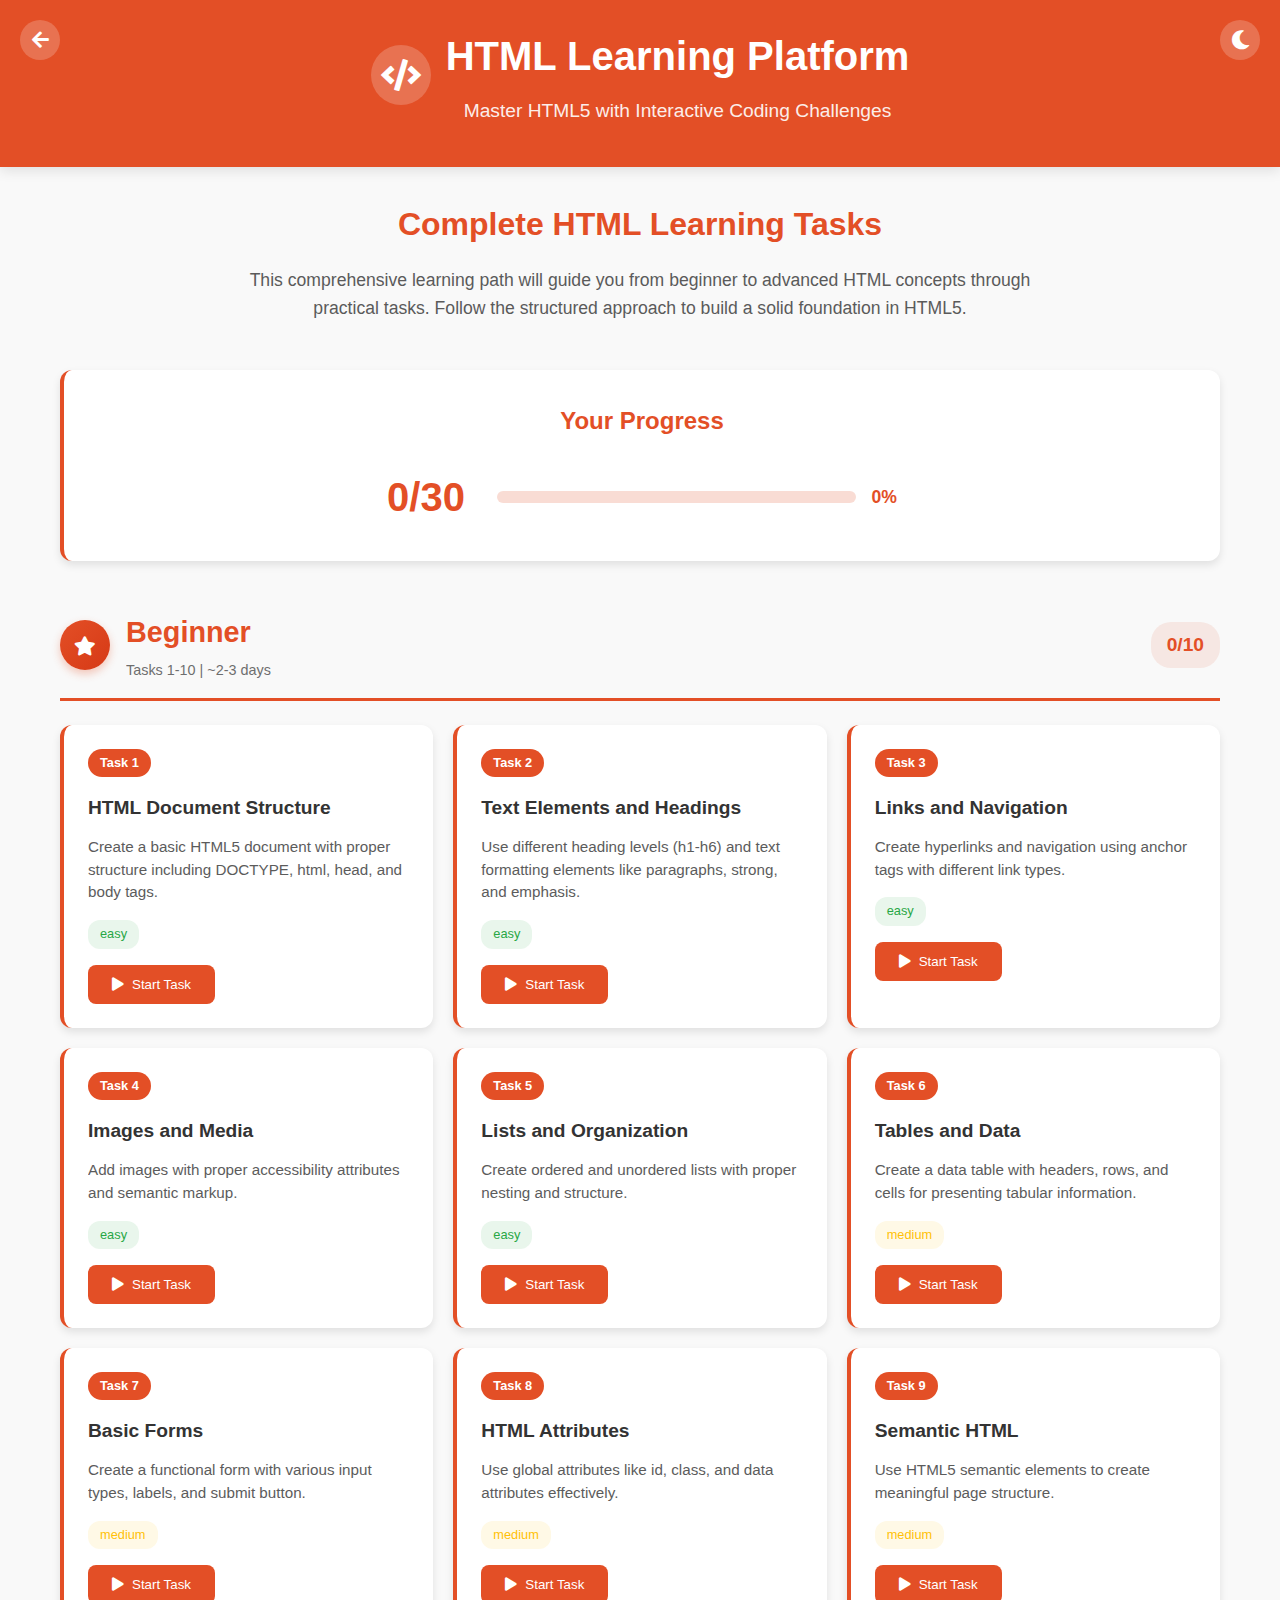
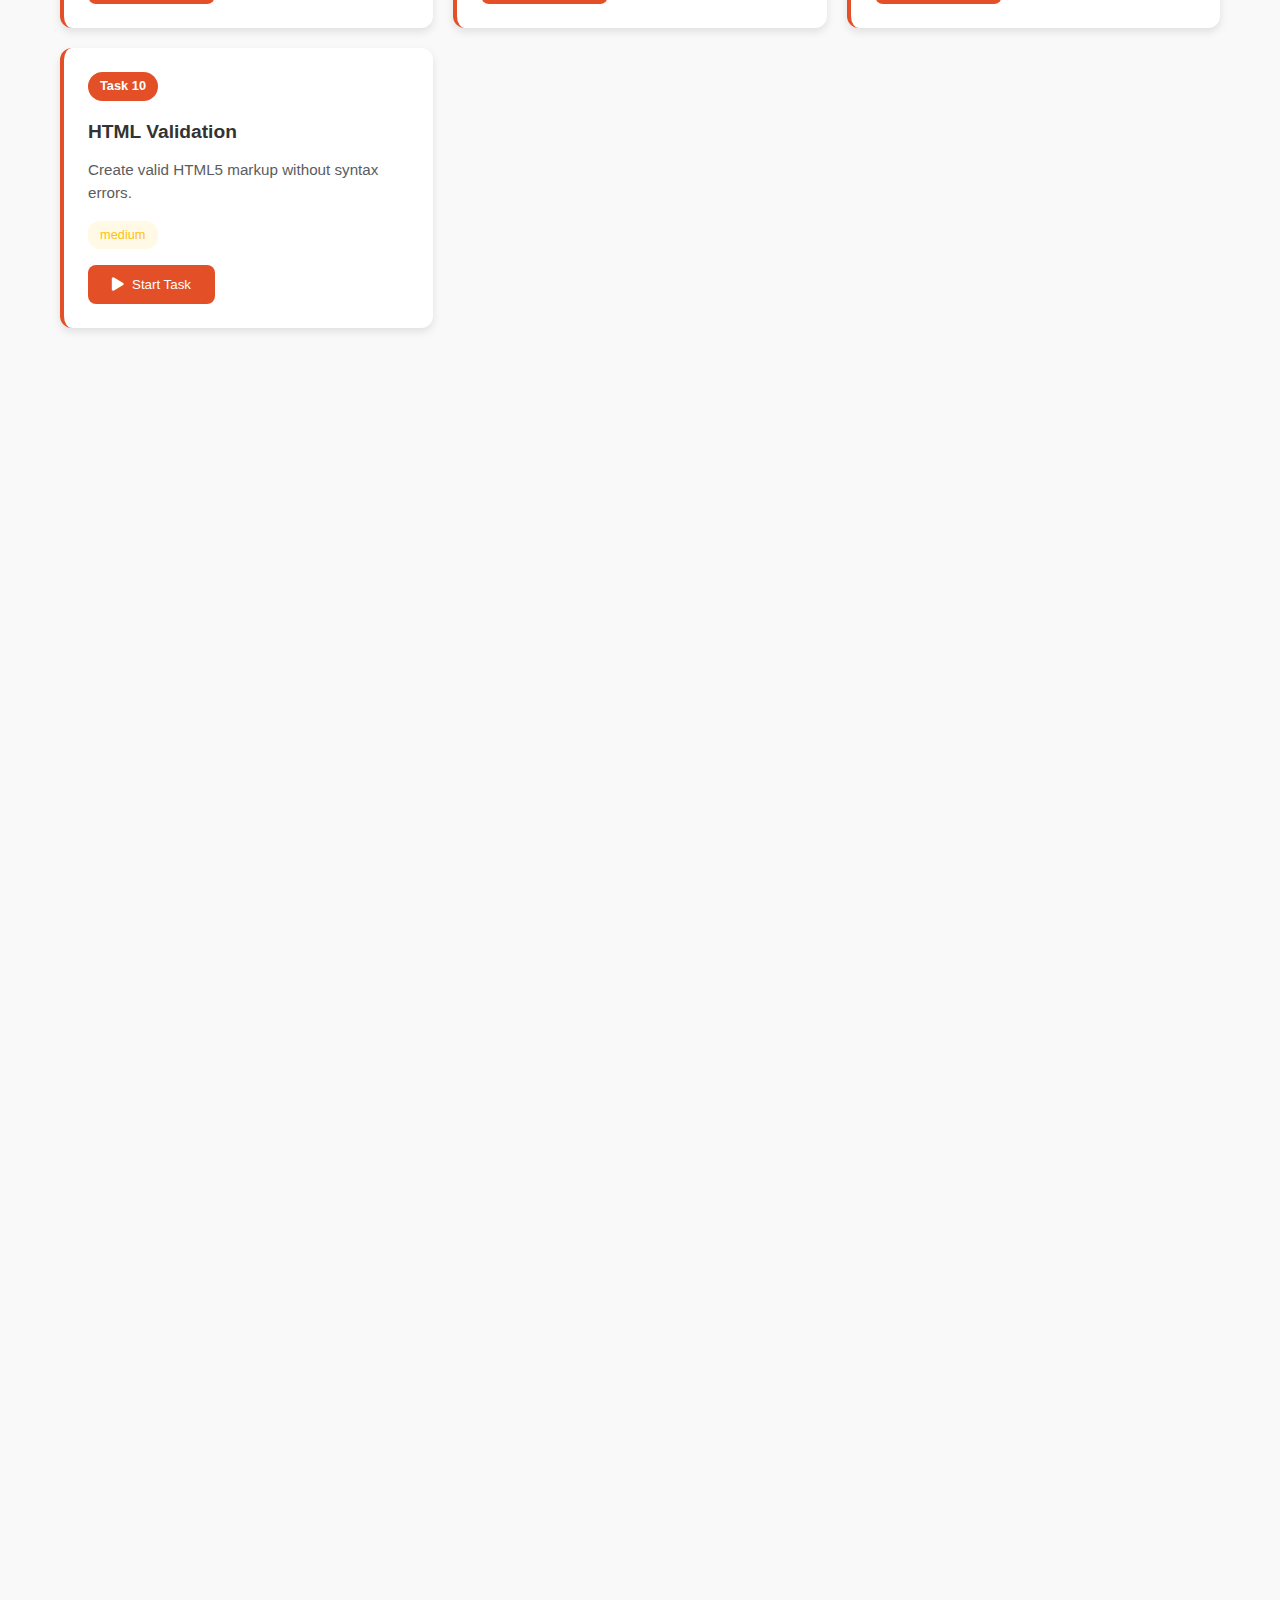
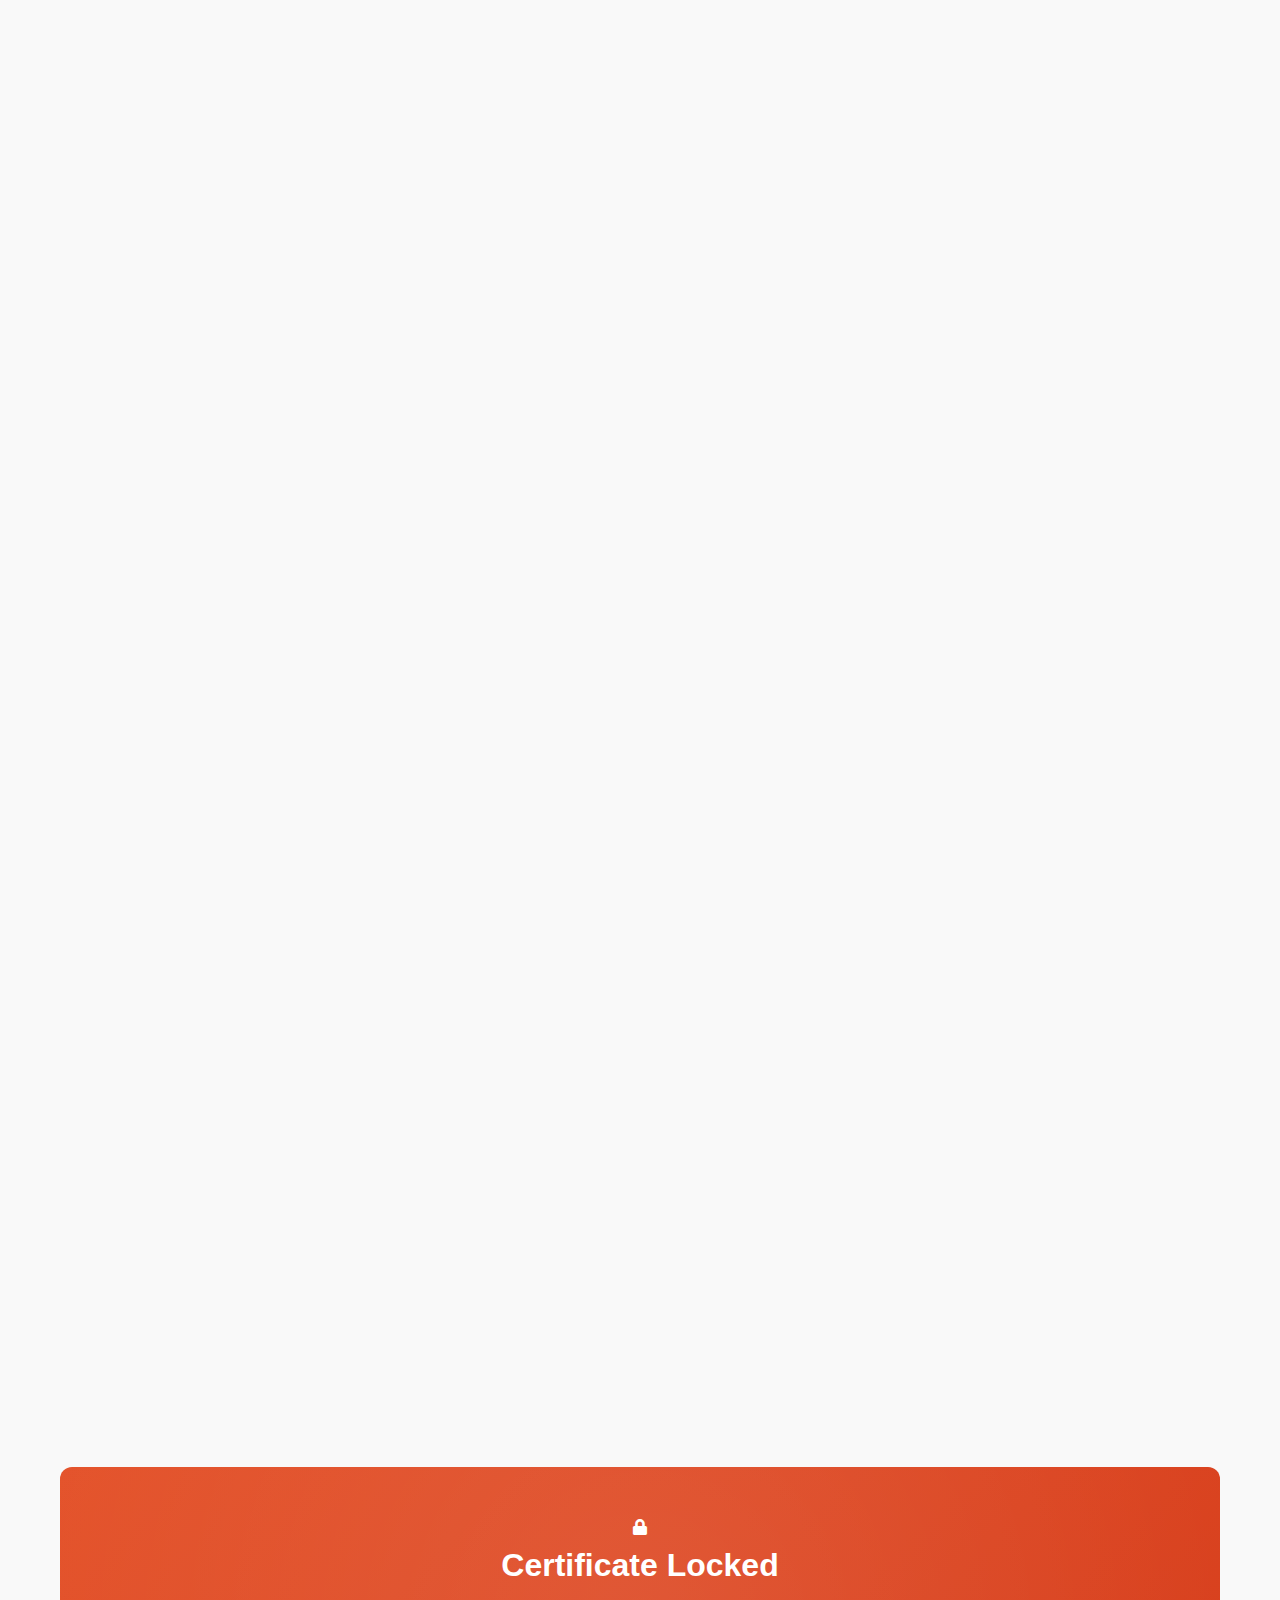
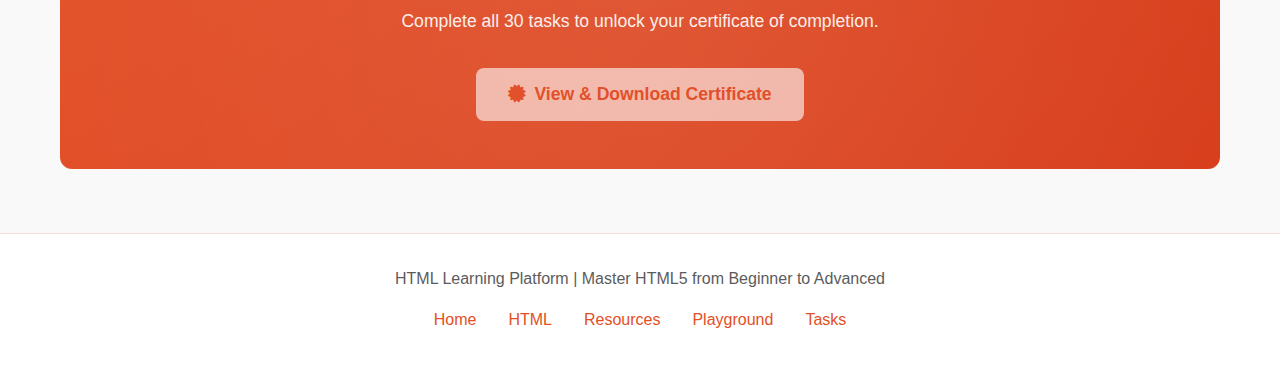
<file: index.html>
<!DOCTYPE html>
<html lang="en">
<head>
    <meta charset="UTF-8">
    <meta name="viewport" content="width=device-width, initial-scale=1.0">
    <title>HTML Learning Platform</title>
    <link rel="stylesheet" href="tasks.css">
    <!-- Add Font Awesome for icons -->
    <link rel="stylesheet" href="https://cdnjs.cloudflare.com/ajax/libs/font-awesome/5.15.4/css/all.min.css">
</head>
<body>
    <header>
        <button id="back-button" class="back-button" aria-label="Back"><i class="fas fa-arrow-left"></i></button>
        <button id="theme-toggle" class="theme-toggle" aria-label="Toggle Theme"><i class="fas fa-moon"></i></button>
        <div class="logo">
            <div class="logo-icon">
                <i class="fas fa-code"></i>
            </div>
            <div>
                <h1>HTML Learning Platform</h1>
                <p class="subtitle">Master HTML5 with Interactive Coding Challenges</p>
            </div>
        </div>
    </header>

    <div class="container">
        <section class="intro">
            <h2>Complete HTML Learning Tasks</h2>
            <p>This comprehensive learning path will guide you from beginner to advanced HTML concepts through practical tasks. Follow the structured approach to build a solid foundation in HTML5.</p>
        </section>

        <section class="progress-section">
            <h3>Your Progress</h3>
            <div class="progress-stats">
                <div class="progress-number">
                    <span id="completed-tasks">0</span>/<span id="total-tasks">30</span>
                </div>
                <div class="progress-bar-container">
                    <div class="progress-bar">
                        <div class="progress-fill" id="main-progress"></div>
                    </div>
                    <span class="progress-percentage" id="progress-percentage">0%</span>
                </div>
            </div>
        </section>

        <section class="task-section" id="beginner-section">
            <div class="section-header">
                <div class="section-icon"><i class="fas fa-star"></i></div>
                <div class="section-info">
                    <h2 class="section-title">Beginner</h2>
                    <p class="section-subtitle">Tasks 1-10 | ~2-3 days</p>
                </div>
                <span class="section-progress"><span id="beginner-completed">0</span>/10</span>
            </div>
            <div class="task-cards" id="beginner-tasks"></div>
        </section>

        <section class="task-section" id="intermediate-section">
            <div class="section-header">
                <div class="section-icon"><i class="fas fa-graduation-cap"></i></div>
                <div class="section-info">
                    <h2 class="section-title">Intermediate</h2>
                    <p class="section-subtitle">Tasks 11-20 | ~3-4 days</p>
                </div>
                <span class="section-progress"><span id="intermediate-completed">0</span>/10</span>
            </div>
            <div class="task-cards" id="intermediate-tasks"></div>
        </section>

        <section class="task-section" id="advanced-section">
            <div class="section-header">
                <div class="section-icon"><i class="fas fa-trophy"></i></div>
                <div class="section-info">
                    <h2 class="section-title">Advanced</h2>
                    <p class="section-subtitle">Tasks 21-30 | ~4-6 days</p>
                </div>
                <span class="section-progress"><span id="advanced-completed">0</span>/10</span>
            </div>
            <div class="task-cards" id="advanced-tasks"></div>
        </section>

        <section class="certificate-section" id="certificate-section">
            <div class="certificate-content">
                <i class="fas fa-lock" id="certificate-lock"></i>
                <h3 id="certificate-title">Certificate Locked</h3>
                <p id="certificate-description">Complete all 30 tasks to unlock your certificate of completion.</p>
                <button class="certificate-btn disabled" id="certificate-button">
                    <i class="fas fa-certificate"></i> View & Download Certificate
                </button>
            </div>
        </section>
    </div>

    <!-- Task Modal -->
    <div class="modal-overlay" id="task-modal">
        <div class="modal-content">
            <div class="modal-header">
                <div class="modal-title">
                    <h2 id="modal-task-title">Task Title</h2>
                    <p id="modal-task-description">Task Description</p>
                    <div id="task-requirements" class="task-requirements"></div>
                </div>
                <button class="modal-close" aria-label="Close"><i class="fas fa-times"></i></button>
            </div>
            <div class="modal-body">
                <div class="editor-section">
                    <div class="editor-header">
                        <h3>Code Editor</h3>
                        <div class="editor-actions">
                            <button class="btn btn-primary" id="compile-btn">
                                <i class="fas fa-play"></i> <span class="btn-text">Live Preview</span>
                            </button>
                            <button class="btn btn-success" id="submit-btn">
                                <i class="fas fa-check"></i> <span class="btn-text">Submit & Validate</span>
                            </button>
                            <button class="btn btn-secondary" id="reset-btn">
                                <i class="fas fa-undo"></i> <span class="btn-text">Reset</span>
                            </button>
                        </div>
                    </div>
                    <textarea id="code-editor" placeholder="Write your HTML code here..."></textarea>
                    <div class="validation-result" id="validation-result"></div>
                </div>
                <div class="preview-section">
                    <div class="preview-header">
                        <h3>Live Preview</h3>
                        <div class="preview-status" id="preview-status">
                            <span class="status-indicator ready"></span>
                            <span class="status-text">Ready</span>
                        </div>
                    </div>
                    <iframe id="preview-frame"></iframe>
                </div>
            </div>
            <div class="mobile-actions">
                <button class="btn btn-primary" id="mobile-compile-btn">
                    <i class="fas fa-play"></i> Preview
                </button>
                <button class="btn btn-success" id="mobile-submit-btn">
                    <i class="fas fa-check"></i> Submit
                </button>
                <button class="btn btn-secondary" id="mobile-reset-btn">
                    <i class="fas fa-undo"></i> Reset
                </button>
            </div>
        </div>
    </div>

    <!-- Success Modal -->
    <div class="modal-overlay" id="success-modal">
        <div class="success-content">
            <div class="success-animation">🎉</div>
            <h2 id="success-message">Task completed successfully!</h2>
            <div class="success-stats" id="success-stats"></div>
            <button class="btn btn-success" id="success-continue">Continue</button>
        </div>
    </div>

    <!-- Certificate Modal -->
    <div class="modal-overlay" id="certificate-modal">
        <div class="certificate-modal-content">
            <div class="modal-header">
                <h2>HTML Learning Certificate</h2>
                <button class="modal-close" id="certificate-modal-close" aria-label="Close"><i class="fas fa-times"></i></button>
            </div>
            <div class="certificate-form" id="certificate-form">
                <div class="form-group">
                    <label for="student-name">Enter Your Name</label>
                    <input type="text" id="student-name" placeholder="Your Name">
                </div>
                <button class="btn btn-primary" id="preview-certificate">Preview Certificate</button>
            </div>
            <div class="certificate" id="certificate-preview" style="display: none;">
                <div class="certificate-header">
                    <div class="certificate-logo">🎓</div>
                    <h1>Certificate of Completion</h1>
                    <div class="certificate-line"></div>
                </div>
                <div class="certificate-body">
                    <p class="certificate-text">This is to certify that</p>
                    <div class="student-name-display" id="student-name-display"></div>
                    <p class="certificate-text">has successfully completed the comprehensive</p>
                    <h2 class="course-title">HTML5 Learning Program</h2>
                    <p class="course-description">Demonstrating proficiency in HTML5, semantic markup, accessibility, and modern web development practices</p>
                </div>
                <div class="certificate-footer">
                    <div class="certificate-date">
                        <div class="signature-line"></div>
                        <p>Date of Completion</p>
                        <p id="completion-date"></p>
                    </div>
                    <div class="certificate-badge">⭐</div>
                    <div class="certificate-authority">
                        <div class="signature-line"></div>
                        <p>HTML Learning Platform</p>
                        <p>Certified Authority</p>
                    </div>
                </div>
                <div class="certificate-actions">
                    <button class="btn btn-primary" id="download-pdf">
                        <i class="fas fa-file-pdf"></i> Download as PDF
                    </button>
                    <button class="btn btn-primary" id="download-image">
                        <i class="fas fa-image"></i> Download as Image
                    </button>
                </div>
            </div>
        </div>
    </div>

    <footer>
        <div class="footer-content">
            <p>HTML Learning Platform | Master HTML5 from Beginner to Advanced</p>
            <div class="footer-links">
                <a href="#">Home</a>
                <a href="#">HTML</a>
                <a href="#">Resources</a>
                <a href="#">Playground</a>
                <a href="#">Tasks</a>
            </div>
        </div>
    </footer>

    <script src="tasks.js"></script>
</body>
</html>
</file>
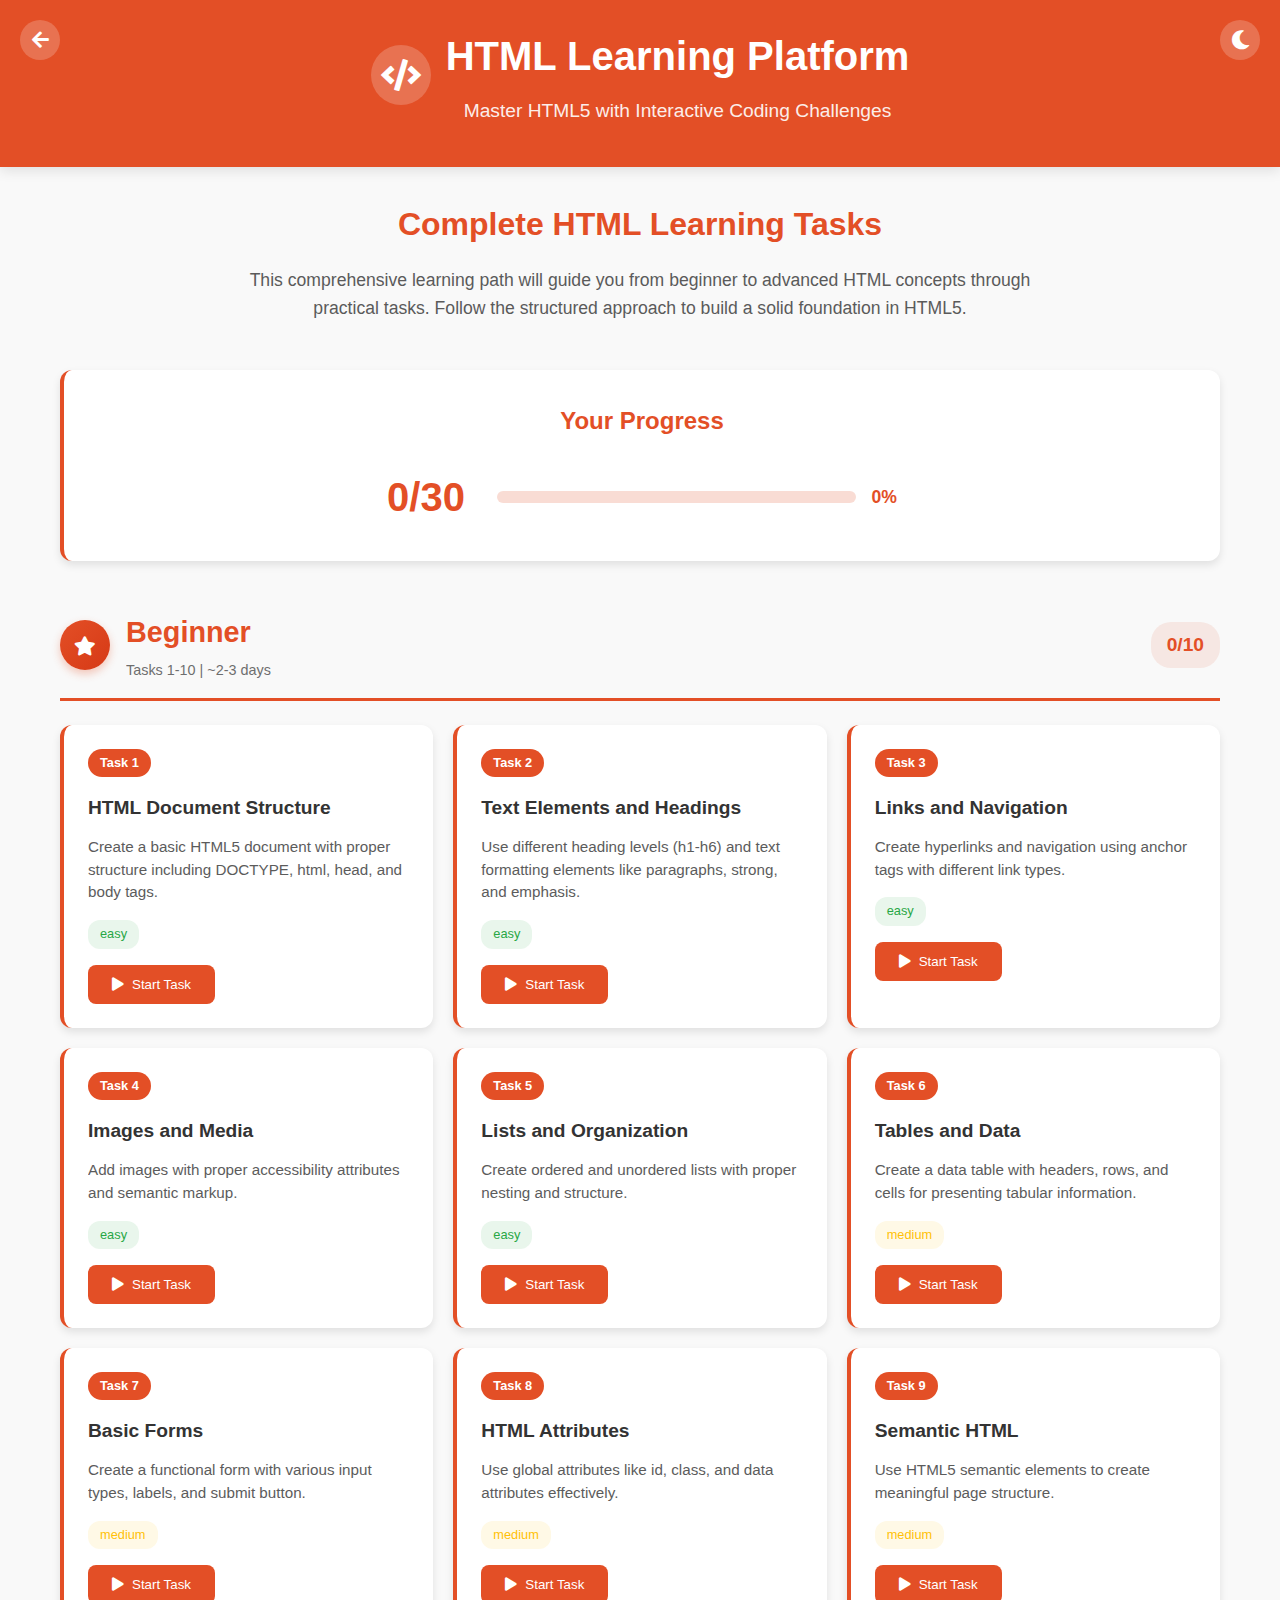
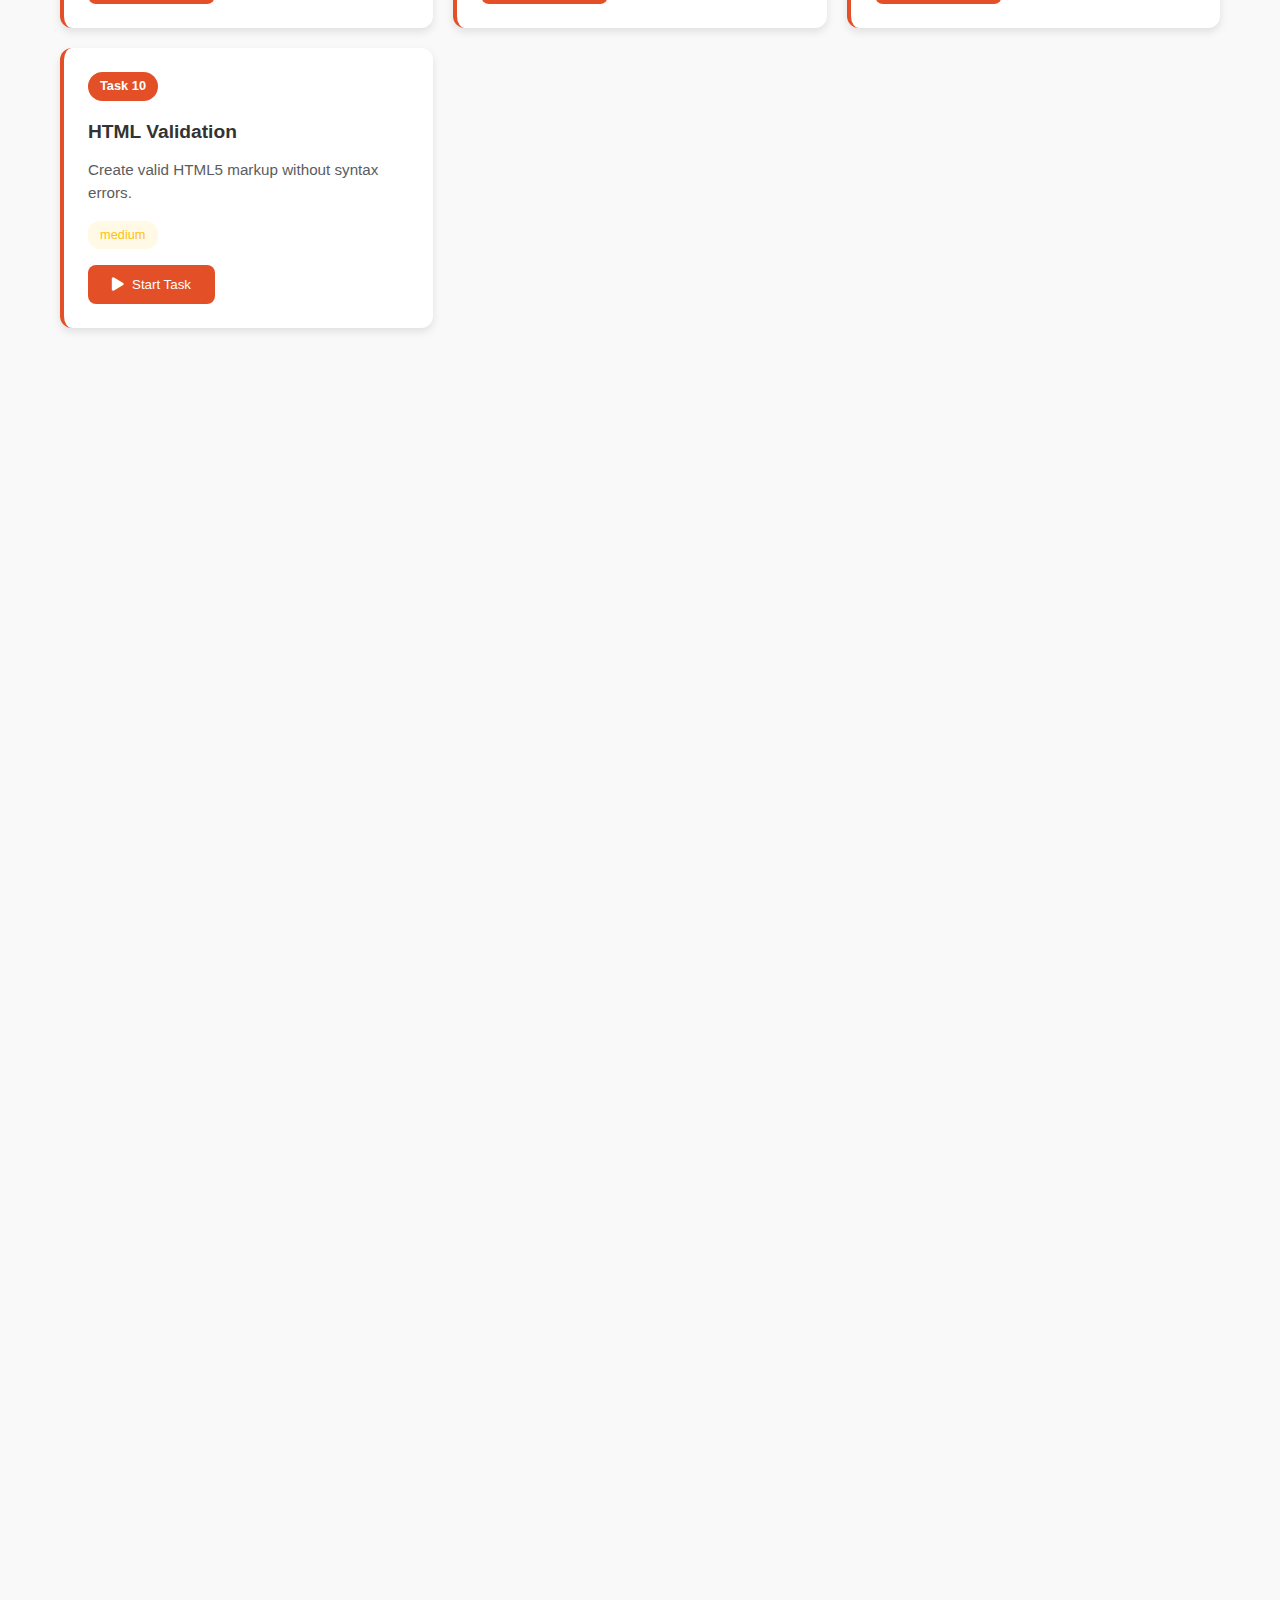
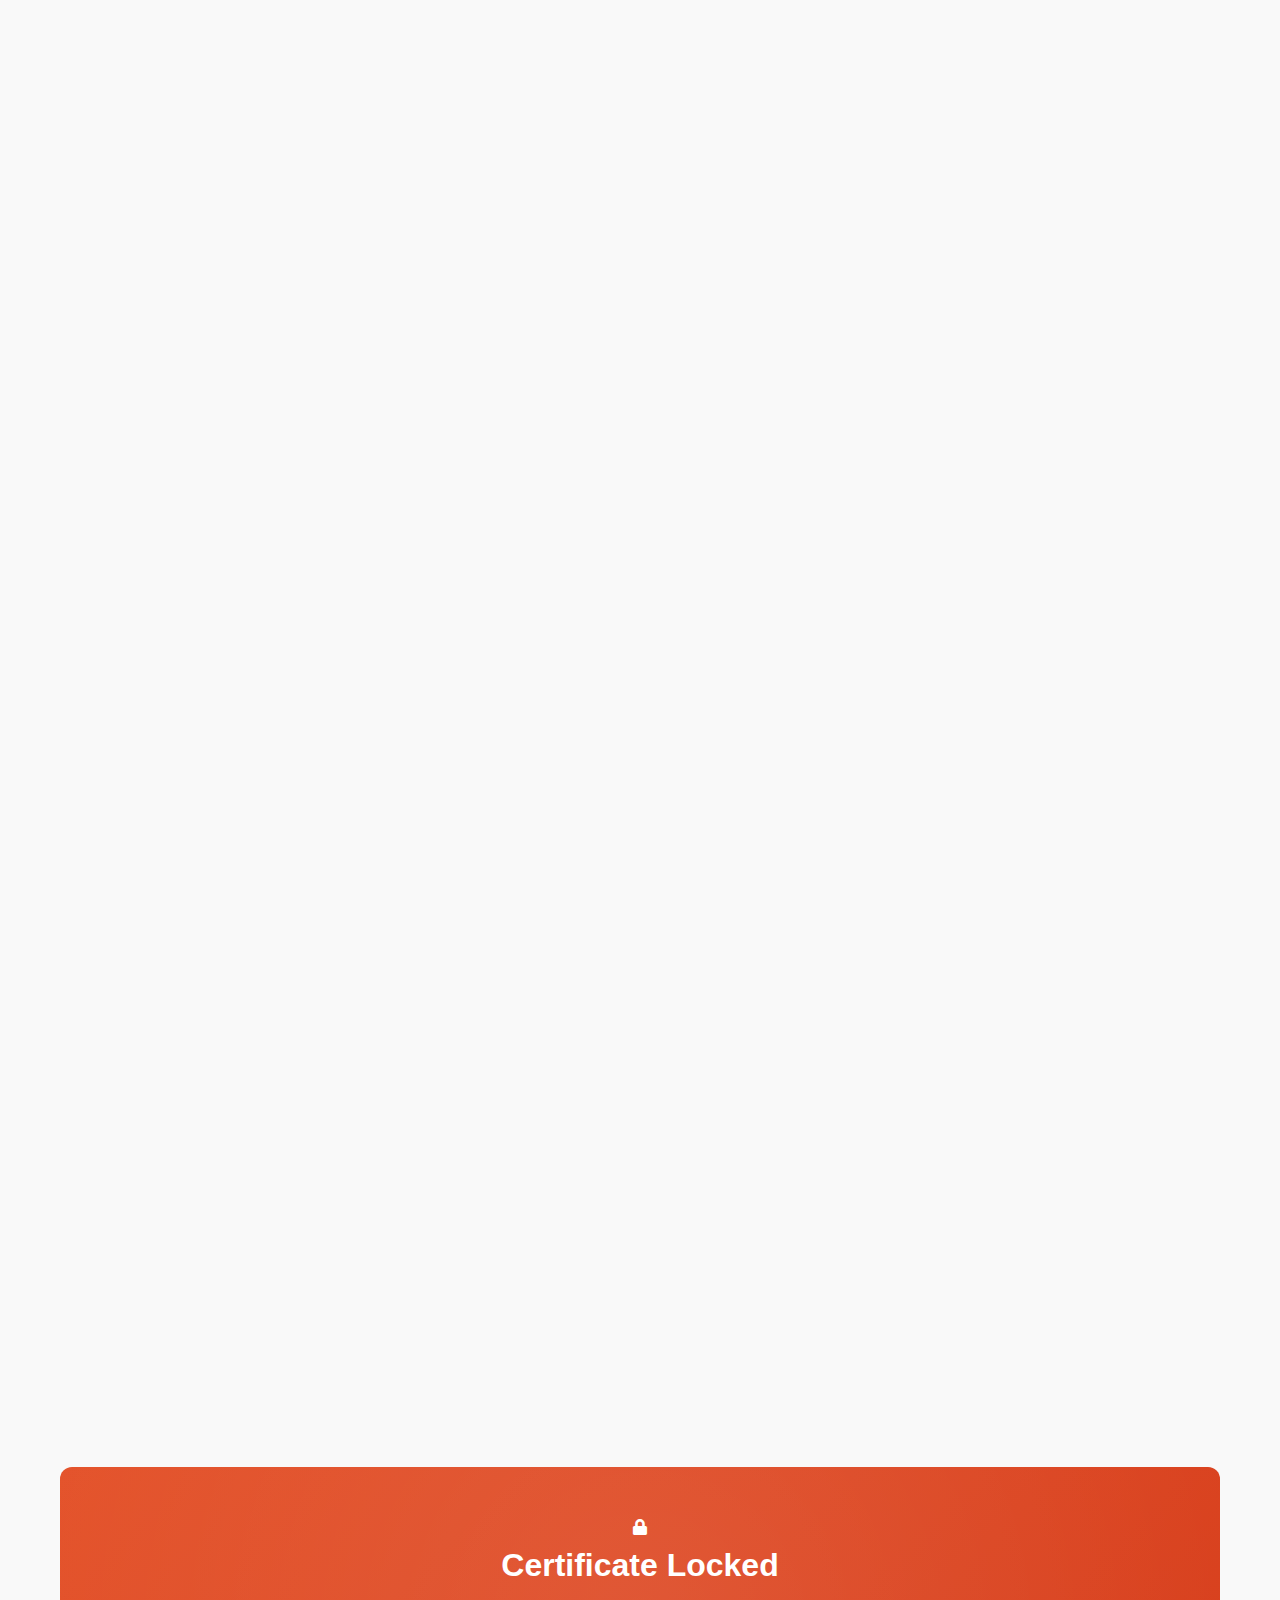
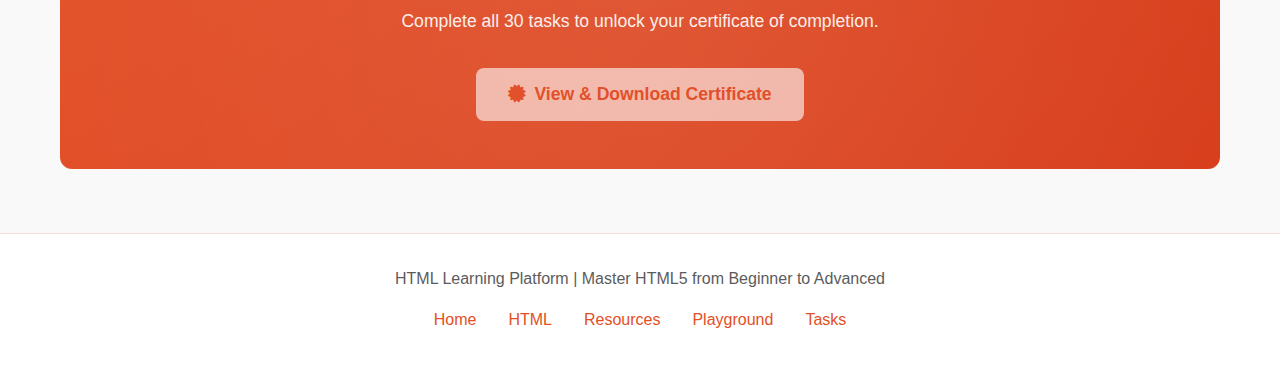
<file: tasks.html>
<!DOCTYPE html>
<html lang="en">
<head>
    <meta charset="UTF-8">
    <meta name="viewport" content="width=device-width, initial-scale=1.0">
    <title>HTML Learning Platform</title>
    <link rel="stylesheet" href="tasks.css">
    <!-- Add Font Awesome for icons -->
    <link rel="stylesheet" href="https://cdnjs.cloudflare.com/ajax/libs/font-awesome/5.15.4/css/all.min.css">
</head>
<body>
    <header>
        <button id="back-button" class="back-button" aria-label="Back"><i class="fas fa-arrow-left"></i></button>
        <button id="theme-toggle" class="theme-toggle" aria-label="Toggle Theme"><i class="fas fa-moon"></i></button>
        <div class="logo">
            <div class="logo-icon">
                <i class="fas fa-code"></i>
            </div>
            <div>
                <h1>HTML Learning Platform</h1>
                <p class="subtitle">Master HTML5 with Interactive Coding Challenges</p>
            </div>
        </div>
    </header>

    <div class="container">
        <section class="intro">
            <h2>Complete HTML Learning Tasks</h2>
            <p>This comprehensive learning path will guide you from beginner to advanced HTML concepts through practical tasks. Follow the structured approach to build a solid foundation in HTML5.</p>
        </section>

        <section class="progress-section">
            <h3>Your Progress</h3>
            <div class="progress-stats">
                <div class="progress-number">
                    <span id="completed-tasks">0</span>/<span id="total-tasks">30</span>
                </div>
                <div class="progress-bar-container">
                    <div class="progress-bar">
                        <div class="progress-fill" id="main-progress"></div>
                    </div>
                    <span class="progress-percentage" id="progress-percentage">0%</span>
                </div>
            </div>
        </section>

        <section class="task-section" id="beginner-section">
            <div class="section-header">
                <div class="section-icon"><i class="fas fa-star"></i></div>
                <div class="section-info">
                    <h2 class="section-title">Beginner</h2>
                    <p class="section-subtitle">Tasks 1-10 | ~2-3 days</p>
                </div>
                <span class="section-progress"><span id="beginner-completed">0</span>/10</span>
            </div>
            <div class="task-cards" id="beginner-tasks"></div>
        </section>

        <section class="task-section" id="intermediate-section">
            <div class="section-header">
                <div class="section-icon"><i class="fas fa-graduation-cap"></i></div>
                <div class="section-info">
                    <h2 class="section-title">Intermediate</h2>
                    <p class="section-subtitle">Tasks 11-20 | ~3-4 days</p>
                </div>
                <span class="section-progress"><span id="intermediate-completed">0</span>/10</span>
            </div>
            <div class="task-cards" id="intermediate-tasks"></div>
        </section>

        <section class="task-section" id="advanced-section">
            <div class="section-header">
                <div class="section-icon"><i class="fas fa-trophy"></i></div>
                <div class="section-info">
                    <h2 class="section-title">Advanced</h2>
                    <p class="section-subtitle">Tasks 21-30 | ~4-6 days</p>
                </div>
                <span class="section-progress"><span id="advanced-completed">0</span>/10</span>
            </div>
            <div class="task-cards" id="advanced-tasks"></div>
        </section>

        <section class="certificate-section" id="certificate-section">
            <div class="certificate-content">
                <i class="fas fa-lock" id="certificate-lock"></i>
                <h3 id="certificate-title">Certificate Locked</h3>
                <p id="certificate-description">Complete all 30 tasks to unlock your certificate of completion.</p>
                <button class="certificate-btn disabled" id="certificate-button">
                    <i class="fas fa-certificate"></i> View & Download Certificate
                </button>
            </div>
        </section>
    </div>

    <!-- Task Modal -->
    <div class="modal-overlay" id="task-modal">
        <div class="modal-content">
            <div class="modal-header">
                <div class="modal-title">
                    <h2 id="modal-task-title">Task Title</h2>
                    <p id="modal-task-description">Task Description</p>
                    <div id="task-requirements" class="task-requirements"></div>
                </div>
                <button class="modal-close" aria-label="Close"><i class="fas fa-times"></i></button>
            </div>
            <div class="modal-body">
                <div class="editor-section">
                    <div class="editor-header">
                        <h3>Code Editor</h3>
                        <div class="editor-actions">
                            <button class="btn btn-primary" id="compile-btn">
                                <i class="fas fa-play"></i> <span class="btn-text">Live Preview</span>
                            </button>
                            <button class="btn btn-success" id="submit-btn">
                                <i class="fas fa-check"></i> <span class="btn-text">Submit & Validate</span>
                            </button>
                            <button class="btn btn-secondary" id="reset-btn">
                                <i class="fas fa-undo"></i> <span class="btn-text">Reset</span>
                            </button>
                        </div>
                    </div>
                    <textarea id="code-editor" placeholder="Write your HTML code here..."></textarea>
                    <div class="validation-result" id="validation-result"></div>
                </div>
                <div class="preview-section">
                    <div class="preview-header">
                        <h3>Live Preview</h3>
                        <div class="preview-status" id="preview-status">
                            <span class="status-indicator ready"></span>
                            <span class="status-text">Ready</span>
                        </div>
                    </div>
                    <iframe id="preview-frame"></iframe>
                </div>
            </div>
            <div class="mobile-actions">
                <button class="btn btn-primary" id="mobile-compile-btn">
                    <i class="fas fa-play"></i> Preview
                </button>
                <button class="btn btn-success" id="mobile-submit-btn">
                    <i class="fas fa-check"></i> Submit
                </button>
                <button class="btn btn-secondary" id="mobile-reset-btn">
                    <i class="fas fa-undo"></i> Reset
                </button>
            </div>
        </div>
    </div>

    <!-- Success Modal -->
    <div class="modal-overlay" id="success-modal">
        <div class="success-content">
            <div class="success-animation">🎉</div>
            <h2 id="success-message">Task completed successfully!</h2>
            <div class="success-stats" id="success-stats"></div>
            <button class="btn btn-success" id="success-continue">Continue</button>
        </div>
    </div>

    <!-- Certificate Modal -->
    <div class="modal-overlay" id="certificate-modal">
        <div class="certificate-modal-content">
            <div class="modal-header">
                <h2>HTML Learning Certificate</h2>
                <button class="modal-close" id="certificate-modal-close" aria-label="Close"><i class="fas fa-times"></i></button>
            </div>
            <div class="certificate-form" id="certificate-form">
                <div class="form-group">
                    <label for="student-name">Enter Your Name</label>
                    <input type="text" id="student-name" placeholder="Your Name">
                </div>
                <button class="btn btn-primary" id="preview-certificate">Preview Certificate</button>
            </div>
            <div class="certificate" id="certificate-preview" style="display: none;">
                <div class="certificate-header">
                    <div class="certificate-logo">🎓</div>
                    <h1>Certificate of Completion</h1>
                    <div class="certificate-line"></div>
                </div>
                <div class="certificate-body">
                    <p class="certificate-text">This is to certify that</p>
                    <div class="student-name-display" id="student-name-display"></div>
                    <p class="certificate-text">has successfully completed the comprehensive</p>
                    <h2 class="course-title">HTML5 Learning Program</h2>
                    <p class="course-description">Demonstrating proficiency in HTML5, semantic markup, accessibility, and modern web development practices</p>
                </div>
                <div class="certificate-footer">
                    <div class="certificate-date">
                        <div class="signature-line"></div>
                        <p>Date of Completion</p>
                        <p id="completion-date"></p>
                    </div>
                    <div class="certificate-badge">⭐</div>
                    <div class="certificate-authority">
                        <div class="signature-line"></div>
                        <p>HTML Learning Platform</p>
                        <p>Certified Authority</p>
                    </div>
                </div>
                <div class="certificate-actions">
                    <button class="btn btn-primary" id="download-pdf">
                        <i class="fas fa-file-pdf"></i> Download as PDF
                    </button>
                    <button class="btn btn-primary" id="download-image">
                        <i class="fas fa-image"></i> Download as Image
                    </button>
                </div>
            </div>
        </div>
    </div>

    <footer>
        <div class="footer-content">
            <p>HTML Learning Platform | Master HTML5 from Beginner to Advanced</p>
            <div class="footer-links">
                <a href="#">Home</a>
                <a href="#">HTML</a>
                <a href="#">Resources</a>
                <a href="#">Playground</a>
                <a href="#">Tasks</a>
            </div>
        </div>
    </footer>

    <script src="tasks.js"></script>
</body>
</html>
</file>
<file: tasks.css>
:root {
    --html-orange: #e34f26;
    --html-dark-orange: #d63916;
    --html-black: #000000;
    --html-white: #ffffff;
    --bg-color: #f9f9f9;
    --text-color: #333;
    --card-bg: #ffffff;
    --card-shadow: 0 4px 8px rgba(0, 0, 0, 0.1);
    --header-bg: #e34f26;
    --success-color: #28a745;
    --warning-color: #ffc107;
    --danger-color: #dc3545;
    --info-color: #17a2b8;
}

.dark-theme {
    --bg-color: #121212;
    --text-color: #f0f0f0;
    --card-bg: #1e1e1e;
    --card-shadow: 0 4px 8px rgba(255, 255, 255, 0.05);
    --header-bg: #d63916;
}

* {
    margin: 0;
    padding: 0;
    box-sizing: border-box;
    font-family: 'Segoe UI', Tahoma, Geneva, Verdana, sans-serif;
    transition: all 0.3s ease;
}

body {
    background-color: var(--bg-color);
    color: var(--text-color);
    line-height: 1.6;
}

/* Header Styles */
header {
    background-color: var(--header-bg);
    color: white;
    padding: 1.5rem;
    text-align: center;
    position: relative;
    box-shadow: 0 4px 12px rgba(0, 0, 0, 0.1);
}

.back-button, .theme-toggle {
    position: absolute;
    top: 20px;
    background: rgba(255, 255, 255, 0.2);
    border: none;
    color: white;
    width: 40px;
    height: 40px;
    border-radius: 50%;
    cursor: pointer;
    display: flex;
    align-items: center;
    justify-content: center;
    transition: background 0.3s ease, transform 0.3s ease;
    font-size: 1.2rem;
}

.back-button {
    left: 20px;
}

.theme-toggle {
    right: 20px;
}

.back-button:hover, .theme-toggle:hover {
    background: rgba(255, 255, 255, 0.3);
    transform: scale(1.1);
}

.logo {
    display: flex;
    align-items: center;
    justify-content: center;
    margin-bottom: 1rem;
}

.logo-icon {
    width: 60px;
    height: 60px;
    margin-right: 15px;
    background: rgba(255, 255, 255, 0.2);
    border-radius: 50%;
    display: flex;
    align-items: center;
    justify-content: center;
    font-size: 2rem;
}

.logo img {
    width: 60px;
    height: 60px;
    margin-right: 15px;
}

h1 {
    font-size: 2.5rem;
    margin-bottom: 0.5rem;
    animation: fadeIn 1s ease-in-out;
}

.subtitle {
    font-size: 1.2rem;
    opacity: 0.9;
    animation: slideUp 1s ease-in-out;
}

/* Container */
.container {
    max-width: 1200px;
    margin: 2rem auto;
    padding: 0 20px;
}

/* Intro Section */
.intro {
    text-align: center;
    margin-bottom: 3rem;
    animation: fadeIn 1.5s ease-in-out;
}

.intro h2 {
    color: var(--html-orange);
    margin-bottom: 1rem;
    font-size: 2rem;
}

.intro p {
    max-width: 800px;
    margin: 0 auto;
    font-size: 1.1rem;
    opacity: 0.8;
}

/* Progress Section */
.progress-section {
    background-color: var(--card-bg);
    border-radius: 12px;
    padding: 2rem;
    margin-bottom: 3rem;
    box-shadow: var(--card-shadow);
    border-left: 4px solid var(--html-orange);
}

.progress-section h3 {
    text-align: center;
    color: var(--html-orange);
    margin-bottom: 1.5rem;
    font-size: 1.5rem;
}

.progress-stats {
    display: flex;
    align-items: center;
    justify-content: center;
    gap: 2rem;
}

.progress-number {
    font-size: 2.5rem;
    font-weight: bold;
    color: var(--html-orange);
}

.progress-bar-container {
    flex: 1;
    max-width: 400px;
    display: flex;
    align-items: center;
    gap: 1rem;
}

.progress-bar {
    flex: 1;
    height: 12px;
    background-color: rgba(227, 79, 38, 0.2);
    border-radius: 6px;
    overflow: hidden;
}

.progress-fill {
    height: 100%;
    background: linear-gradient(90deg, var(--html-orange), var(--html-dark-orange));
    border-radius: 6px;
    width: 0;
    transition: width 1s ease;
}

.progress-percentage {
    font-weight: bold;
    color: var(--html-orange);
    font-size: 1.1rem;
}

/* Task Sections */
.task-section {
    margin-bottom: 3rem;
    opacity: 0;
    transform: translateY(20px);
    transition: all 0.6s ease;
}

.task-section.visible {
    opacity: 1;
    transform: translateY(0);
}

.section-header {
    display: flex;
    align-items: center;
    margin-bottom: 1.5rem;
    padding-bottom: 1rem;
    border-bottom: 3px solid var(--html-orange);
}

.section-icon {
    background: linear-gradient(135deg, var(--html-orange), var(--html-dark-orange));
    color: white;
    width: 50px;
    height: 50px;
    border-radius: 50%;
    display: flex;
    align-items: center;
    justify-content: center;
    margin-right: 1rem;
    font-size: 1.2rem;
    box-shadow: 0 4px 8px rgba(227, 79, 38, 0.3);
}

.section-info {
    flex: 1;
}

.section-title {
    font-size: 1.8rem;
    color: var(--html-orange);
    margin-bottom: 0.25rem;
}

.section-subtitle {
    font-size: 0.9rem;
    opacity: 0.7;
    margin: 0;
}

.section-progress {
    font-size: 1.2rem;
    font-weight: bold;
    color: var(--html-orange);
    background: rgba(227, 79, 38, 0.1);
    padding: 0.5rem 1rem;
    border-radius: 20px;
}

/* Task Cards */
.task-cards {
    display: grid;
    grid-template-columns: repeat(auto-fill, minmax(320px, 1fr));
    gap: 20px;
}

.task-card {
    background-color: var(--card-bg);
    border-radius: 12px;
    padding: 1.5rem;
    box-shadow: var(--card-shadow);
    transition: all 0.3s ease;
    position: relative;
    overflow: hidden;
    border-left: 4px solid var(--html-orange);
}

.task-card::before {
    content: '';
    position: absolute;
    top: 0;
    right: 0;
    width: 0;
    height: 100%;
    background: linear-gradient(135deg, rgba(227, 79, 38, 0.1), rgba(227, 79, 38, 0.05));
    transition: width 0.3s ease;
}

.task-card:hover::before {
    width: 100%;
}

.task-card:hover {
    transform: translateY(-5px);
    box-shadow: 0 8px 20px rgba(227, 79, 38, 0.2);
}

.task-header {
    display: flex;
    justify-content: space-between;
    align-items: center;
    margin-bottom: 1rem;
}

.task-number {
    background: var(--html-orange);
    color: white;
    padding: 0.25rem 0.75rem;
    border-radius: 15px;
    font-size: 0.8rem;
    font-weight: bold;
}

.task-status {
    font-size: 1.5rem;
    margin-left: auto;
}

.task-title {
    font-size: 1.2rem;
    margin-bottom: 0.75rem;
    color: var(--text-color);
    font-weight: 600;
}

.task-description {
    font-size: 0.95rem;
    color: var(--text-color);
    opacity: 0.8;
    margin-bottom: 1rem;
    line-height: 1.5;
}

.task-difficulty {
    display: inline-block;
    padding: 0.25rem 0.75rem;
    border-radius: 12px;
    font-size: 0.8rem;
    font-weight: 500;
    margin-bottom: 1rem;
}

.difficulty-easy {
    background: rgba(40, 167, 69, 0.1);
    color: var(--success-color);
}

.difficulty-medium {
    background: rgba(255, 193, 7, 0.1);
    color: var(--warning-color);
}

.difficulty-hard {
    background: rgba(220, 53, 69, 0.1);
    color: var(--danger-color);
}

.task-actions {
    display: flex;
    justify-content: space-between;
    align-items: center;
}

.start-task-btn {
    background: var(--html-orange);
    color: white;
    border: none;
    padding: 0.75rem 1.5rem;
    border-radius: 8px;
    cursor: pointer;
    font-weight: 500;
    display: flex;
    align-items: center;
    gap: 0.5rem;
    transition: all 0.3s ease;
}

.start-task-btn:hover {
    background: var(--html-dark-orange);
    transform: translateY(-2px);
}

.start-task-btn.completed {
    background: var(--success-color);
}

.start-task-btn.completed:hover {
    background: #218838;
}

/* Certificate Section */
.certificate-section {
    background: linear-gradient(135deg, var(--html-orange), var(--html-dark-orange));
    color: white;
    border-radius: 12px;
    padding: 3rem;
    text-align: center;
    margin: 3rem 0;
    position: relative;
    overflow: hidden;
}

.certificate-section::before {
    content: '';
    position: absolute;
    top: -50%;
    left: -50%;
    width: 200%;
    height: 200%;
    background: radial-gradient(circle, rgba(255, 255, 255, 0.1) 0%, transparent 70%);
    animation: rotate 20s linear infinite;
}

.certificate-content {
    position: relative;
    z-index: 1;
}

.certificate-icon {
    font-size: 4rem;
    margin-bottom: 1rem;
}

.certificate-section h3 {
    font-size: 2rem;
    margin-bottom: 1rem;
}

.certificate-section p {
    font-size: 1.1rem;
    margin-bottom: 2rem;
    opacity: 0.9;
}

.certificate-btn {
    background: white;
    color: var(--html-orange);
    border: none;
    padding: 1rem 2rem;
    border-radius: 8px;
    font-size: 1.1rem;
    font-weight: 600;
    cursor: pointer;
    display: inline-flex;
    align-items: center;
    gap: 0.5rem;
    transition: all 0.3s ease;
}

.certificate-btn:hover:not(.disabled) {
    transform: translateY(-2px);
    box-shadow: 0 8px 20px rgba(0, 0, 0, 0.2);
}

.certificate-btn.disabled {
    opacity: 0.6;
    cursor: not-allowed;
}

.certificate-section.unlocked {
    background: linear-gradient(135deg, var(--success-color), #218838);
}

/* Modal Styles */
.modal-overlay {
    position: fixed;
    top: 0;
    left: 0;
    width: 100%;
    height: 100%;
    background: rgba(0, 0, 0, 0.7);
    backdrop-filter: blur(5px);
    display: none;
    justify-content: center;
    align-items: center;
    z-index: 1000;
    padding: 1rem;
}

.modal-overlay.active {
    display: flex;
}

.modal-content {
    background: var(--card-bg);
    border-radius: 12px;
    width: 100%;
    max-width: 1400px;
    max-height: 95vh;
    overflow: hidden;
    box-shadow: 0 20px 40px rgba(0, 0, 0, 0.3);
    display: flex;
    flex-direction: column;
}

.modal-header {
    padding: 1.5rem;
    border-bottom: 1px solid rgba(227, 79, 38, 0.2);
    display: flex;
    justify-content: space-between;
    align-items: flex-start;
    background: linear-gradient(135deg, rgba(227, 79, 38, 0.1), rgba(227, 79, 38, 0.05));
}

.modal-title h2 {
    color: var(--html-orange);
    margin-bottom: 0.5rem;
    font-size: 1.5rem;
}

.modal-title p {
    opacity: 0.8;
    margin: 0 0 1rem 0;
}

.task-requirements {
    background: rgba(227, 79, 38, 0.1);
    border-radius: 8px;
    padding: 1rem;
    margin-top: 1rem;
    border-left: 4px solid var(--html-orange);
}

.task-requirements h4 {
    color: var(--html-orange);
    margin-bottom: 0.5rem;
    font-size: 1rem;
}

.task-requirements ul {
    margin: 0;
    padding-left: 1.2rem;
}

.task-requirements li {
    margin-bottom: 0.25rem;
    font-size: 0.9rem;
}

.modal-close {
    background: none;
    border: none;
    font-size: 1.5rem;
    cursor: pointer;
    color: var(--text-color);
    opacity: 0.7;
    transition: opacity 0.3s ease;
    padding: 0.5rem;
    border-radius: 50%;
}

.modal-close:hover {
    opacity: 1;
    background: rgba(227, 79, 38, 0.1);
}

.modal-body {
    flex: 1;
    display: flex;
    overflow: hidden;
}

/* Editor Section */
.editor-section {
    flex: 1;
    display: flex;
    flex-direction: column;
    border-right: 1px solid rgba(227, 79, 38, 0.2);
    min-height: 0;
}

.editor-header {
    padding: 1rem 1.5rem;
    background: rgba(227, 79, 38, 0.05);
    border-bottom: 1px solid rgba(227, 79, 38, 0.2);
    display: flex;
    justify-content: space-between;
    align-items: center;
    flex-shrink: 0;
}

.editor-header h3 {
    color: var(--html-orange);
    margin: 0;
}

.editor-actions {
    display: flex;
    gap: 0.5rem;
}

.btn {
    border: none;
    padding: 0.5rem 1rem;
    border-radius: 6px;
    cursor: pointer;
    font-size: 0.9rem;
    font-weight: 500;
    display: inline-flex;
    align-items: center;
    gap: 0.5rem;
    transition: all 0.3s ease;
}

.btn:hover {
    transform: translateY(-2px);
}

.btn-primary {
    background: var(--info-color);
    color: white;
}

.btn-primary:hover {
    background: #138496;
}

.btn-success {
    background: var(--success-color);
    color: white;
}

.btn-success:hover {
    background: #218838;
}

.btn-secondary {
    background: #6c757d;
    color: white;
}

.btn-secondary:hover {
    background: #5a6268;
}

#code-editor {
    flex: 1;
    border: none;
    padding: 1.5rem;
    font-family: 'Courier New', Monaco, 'Lucida Console', monospace;
    font-size: 16px;
    line-height: 1.6;
    background: var(--card-bg);
    color: var(--text-color);
    resize: none;
    outline: none;
    tab-size: 2;
    min-height: 400px;
}

/* Preview Section */
.preview-section {
    flex: 1;
    display: flex;
    flex-direction: column;
    min-height: 0;
}

.preview-header {
    padding: 1rem 1.5rem;
    background: rgba(227, 79, 38, 0.05);
    border-bottom: 1px solid rgba(227, 79, 38, 0.2);
    display: flex;
    justify-content: space-between;
    align-items: center;
    flex-shrink: 0;
}

.preview-header h3 {
    color: var(--html-orange);
    margin: 0;
}

.preview-status {
    display: flex;
    align-items: center;
    gap: 0.5rem;
    font-size: 0.9rem;
}

.status-indicator {
    width: 8px;
    height: 8px;
    border-radius: 50%;
    background: #6c757d;
}

.status-indicator.ready {
    background: var(--info-color);
}

.status-indicator.success {
    background: var(--success-color);
}

.status-indicator.error {
    background: var(--danger-color);
}

#preview-frame {
    flex: 1;
    border: none;
    background: white;
    min-height: 400px;
}

.validation-result {
    padding: 1rem 1.5rem;
    border-top: 1px solid rgba(227, 79, 38, 0.2);
    display: none;
    flex-shrink: 0;
}

.validation-result.show {
    display: block;
}

.validation-success {
    background: rgba(40, 167, 69, 0.1);
    border-left: 4px solid var(--success-color);
    color: var(--success-color);
}

.validation-error {
    background: rgba(220, 53, 69, 0.1);
    border-left: 4px solid var(--danger-color);
    color: var(--danger-color);
}

.validation-result h4 {
    margin-bottom: 0.5rem;
    font-size: 1.1rem;
}

.validation-result p {
    margin: 0;
    opacity: 0.9;
}

/* Mobile Action Buttons */
.mobile-actions {
    display: none;
    padding: 1rem;
    background: rgba(227, 79, 38, 0.05);
    border-top: 1px solid rgba(227, 79, 38, 0.2);
    gap: 0.5rem;
    justify-content: center;
    flex-wrap: wrap;
}

.mobile-actions .btn {
    flex: 1;
    min-width: 120px;
    justify-content: center;
}

/* Success Modal */
.success-content {
    background: var(--card-bg);
    border-radius: 12px;
    padding: 3rem;
    text-align: center;
    max-width: 500px;
    box-shadow: 0 20px 40px rgba(0, 0, 0, 0.3);
}

.success-animation {
    font-size: 4rem;
    color: var(--success-color);
    margin-bottom: 1rem;
    animation: bounce 1s ease-in-out;
}

.success-content h2 {
    color: var(--html-orange);
    margin-bottom: 1rem;
}

.success-content p {
    margin-bottom: 1rem;
    opacity: 0.8;
}

.success-stats {
    background: rgba(227, 79, 38, 0.1);
    border-radius: 8px;
    padding: 1rem;
    margin: 1rem 0;
    border-left: 4px solid var(--html-orange);
}

.success-stats p {
    margin: 0.25rem 0;
    font-size: 0.9rem;
}

/* Certificate Modal */
.certificate-modal-content {
    background: var(--card-bg);
    border-radius: 12px;
    width: 100%;
    max-width: 800px;
    max-height: 90vh;
    overflow-y: auto;
    box-shadow: 0 20px 40px rgba(0, 0, 0, 0.3);
}

.certificate-form {
    padding: 2rem;
    text-align: center;
}

.form-group {
    margin-bottom: 2rem;
}

.form-group label {
    display: block;
    margin-bottom: 0.5rem;
    font-weight: 600;
    color: var(--html-orange);
}

.form-group input {
    width: 100%;
    max-width: 300px;
    padding: 0.75rem;
    border: 2px solid rgba(227, 79, 38, 0.3);
    border-radius: 8px;
    font-size: 1rem;
    background: var(--card-bg);
    color: var(--text-color);
    transition: border-color 0.3s ease;
}

.form-group input:focus {
    outline: none;
    border-color: var(--html-orange);
}

/* Certificate Design */
.certificate {
    background: linear-gradient(135deg, #fff8f0, #fff0e6);
    border: 8px solid var(--html-orange);
    border-radius: 12px;
    padding: 3rem;
    margin: 2rem;
    text-align: center;
    color: #333;
    position: relative;
    min-height: 500px;
    display: flex;
    flex-direction: column;
    justify-content: center;
}

.certificate-header {
    margin-bottom: 2rem;
}

.certificate-logo {
    font-size: 4rem;
    margin-bottom: 1rem;
}

.certificate h1 {
    color: var(--html-orange);
    font-size: 2.5rem;
    margin-bottom: 1rem;
}

.certificate-line {
    width: 100px;
    height: 4px;
    background: var(--html-orange);
    margin: 0 auto;
}

.certificate-body {
    margin-bottom: 2rem;
}

.certificate-text {
    font-size: 1.2rem;
    margin-bottom: 1rem;
    color: #666;
}

.student-name-display {
    font-size: 3rem;
    color: var(--html-orange);
    margin: 1rem 0;
    border-bottom: 2px solid rgba(227, 79, 38, 0.3);
    padding-bottom: 0.5rem;
    display: inline-block;
}

.course-title {
    font-size: 2rem;
    color: #333;
    margin: 1rem 0;
}

.course-description {
    font-size: 1rem;
    color: #666;
    max-width: 500px;
    margin: 0 auto;
}

.certificate-footer {
    display: flex;
    justify-content: space-between;
    align-items: flex-end;
    margin-top: 2rem;
}

.certificate-date,
.certificate-authority {
    flex: 1;
    text-align: center;
}

.certificate-badge {
    font-size: 2rem;
    color: var(--html-orange);
}

.signature-line {
    width: 150px;
    height: 2px;
    background: #333;
    margin: 0 auto 0.5rem;
}

.certificate-actions {
    margin-top: 2rem;
    display: flex;
    justify-content: center;
    gap: 1rem;
}

/* Footer Styles */
footer {
    background-color: var(--card-bg);
    border-top: 1px solid rgba(227, 79, 38, 0.2);
    padding: 2rem 0;
    margin-top: 4rem;
}

.footer-content {
    max-width: 1200px;
    margin: 0 auto;
    padding: 0 20px;
    text-align: center;
}

.footer-content p {
    margin-bottom: 1rem;
    color: var(--text-color);
    opacity: 0.8;
}

.footer-links {
    display: flex;
    justify-content: center;
    gap: 2rem;
    flex-wrap: wrap;
}

.footer-links a {
    color: var(--html-orange);
    text-decoration: none;
    font-weight: 500;
    transition: color 0.3s ease;
}

.footer-links a:hover {
    color: var(--html-dark-orange);
}

/* Animations */
@keyframes fadeIn {
    from { opacity: 0; }
    to { opacity: 1; }
}

@keyframes slideUp {
    from { transform: translateY(20px); opacity: 0; }
    to { transform: translateY(0); opacity: 1; }
}

@keyframes rotate {
    from { transform: rotate(0deg); }
    to { transform: rotate(360deg); }
}

@keyframes bounce {
    0%, 20%, 50%, 80%, 100% { transform: translateY(0); }
    40% { transform: translateY(-30px); }
    60% { transform: translateY(-15px); }
}

@keyframes pulse {
    0% { transform: scale(1); }
    50% { transform: scale(1.05); }
    100% { transform: scale(1); }
}

/* Responsive Design */
@media (max-width: 1024px) {
    .modal-body {
        flex-direction: column;
    }

    .editor-section {
        border-right: none;
        border-bottom: 1px solid rgba(227, 79, 38, 0.2);
    }

    .editor-actions {
        display: none;
    }

    .mobile-actions {
        display: flex;
    }
}

@media (max-width: 768px) {
    h1 {
        font-size: 2rem;
    }

    .logo-icon {
        width: 50px;
        height: 50px;
        font-size: 1.5rem;
    }

    .logo img {
        width: 50px;
        height: 50px;
    }

    .subtitle {
        font-size: 1rem;
    }

    .intro h2 {
        font-size: 1.5rem;
    }

    .progress-stats {
        flex-direction: column;
        gap: 1rem;
    }

    .progress-number {
        font-size: 2rem;
    }

    .section-title {
        font-size: 1.5rem;
    }

    .task-card {
        padding: 1rem;
    }

    .certificate-section {
        padding: 2rem;
    }

    .certificate-section h3 {
        font-size: 1.5rem;
    }

    .modal-content {
        max-height: 90vh;
    }

    .footer-links {
        gap: 1rem;
    }
}

@media (max-width: 480px) {
    .container {
        padding: 0 15px;
    }

    .back-button, .theme-toggle {
        width: 36px;
        height: 36px;
        top: 15px;
    }

    .back-button {
        left: 15px;
    }

    .theme-toggle {
        right: 15px;
    }

    .progress-bar-container {
        max-width: 100%;
    }

    .task-cards {
        grid-template-columns: 1fr;
    }

    .certificate-btn {
        padding: 0.75rem 1.5rem;
        font-size: 1rem;
    }

    .modal-content {
        border-radius: 8px;
    }

    .success-content {
        padding: 2rem;
    }

    .certificate-modal-content {
        margin: 1rem;
    }

    .certificate {
        padding: 2rem;
        margin: 1rem;
    }

    .student-name-display {
        font-size: 2rem;
    }

    .certificate h1 {
        font-size: 2rem;
    }

    .footer-links {
        flex-direction: column;
        gap: 0.5rem;
    }
}
</file>
